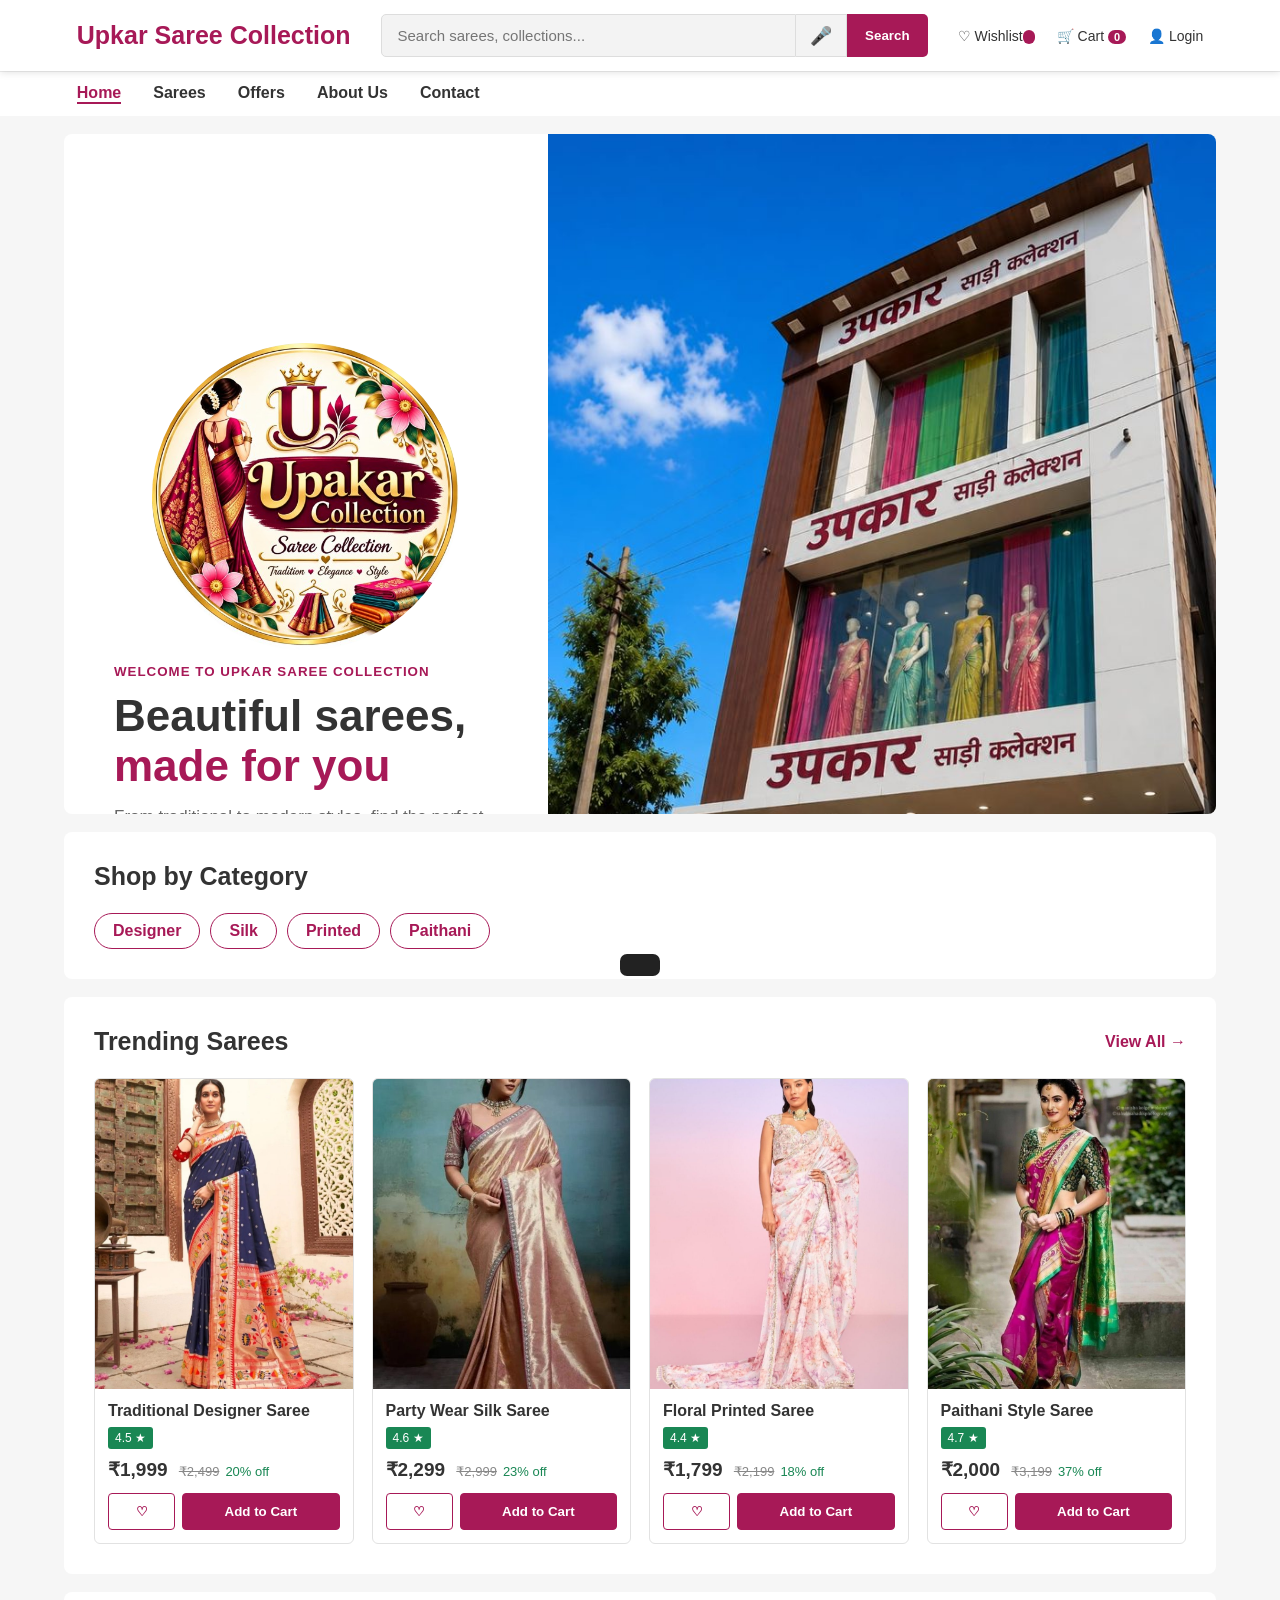
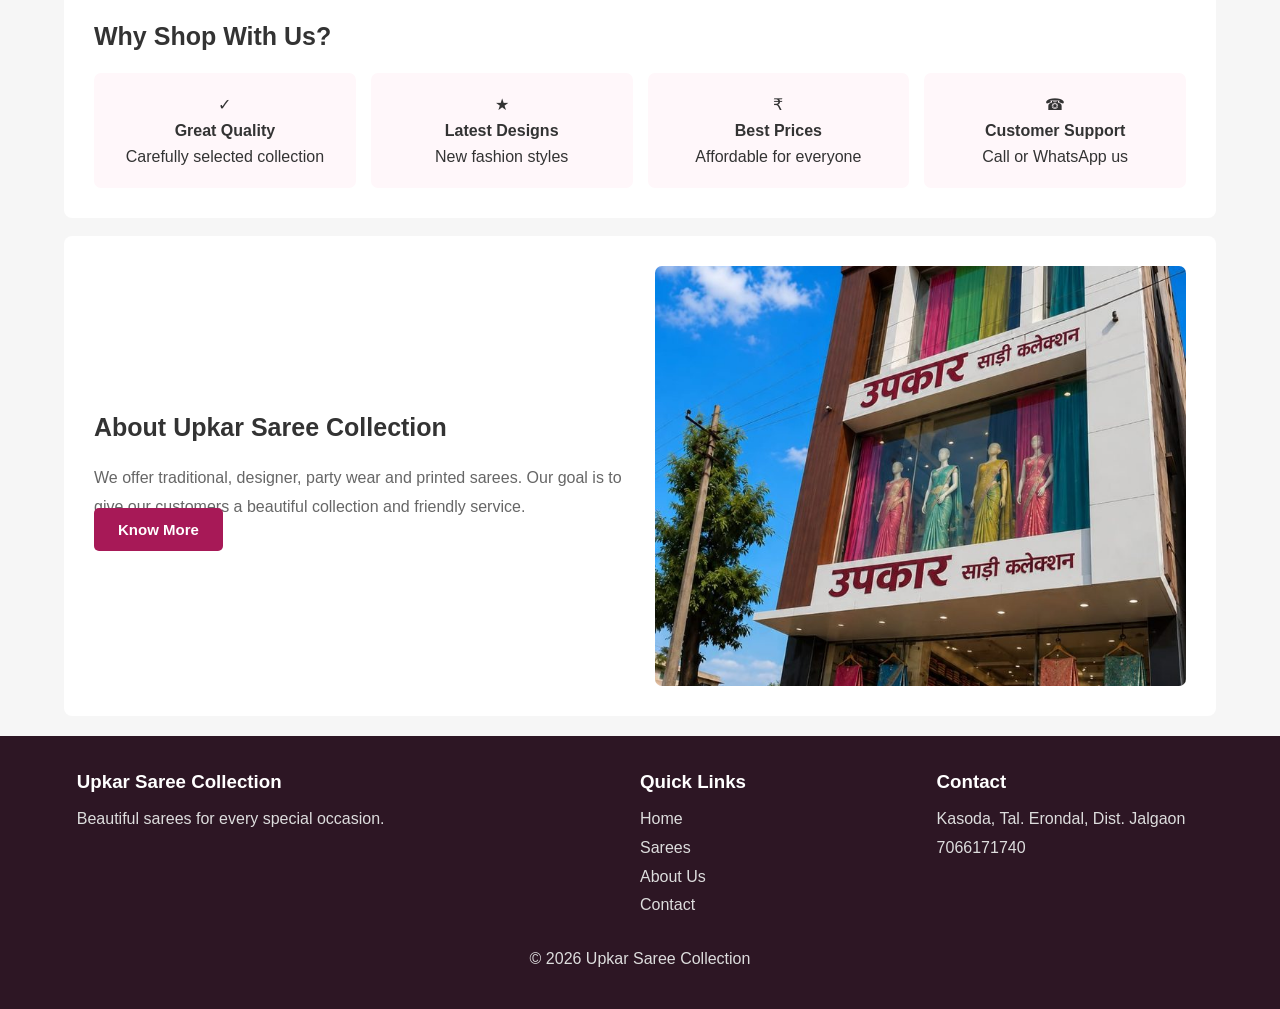
<file: index.html>
<!DOCTYPE html>
<html lang="en"><head><meta charset="UTF-8"><meta name="viewport" content="width=device-width, initial-scale=1.0">
<title>Upkar Saree Collection | Online Saree Store</title><link rel="stylesheet" href="style.css"></head>
<body data-page="home"><div id="header"></div><main id="app"></main><div id="footer"></div><div id="toast"></div><script src="app.js"></script></body></html>
</file>
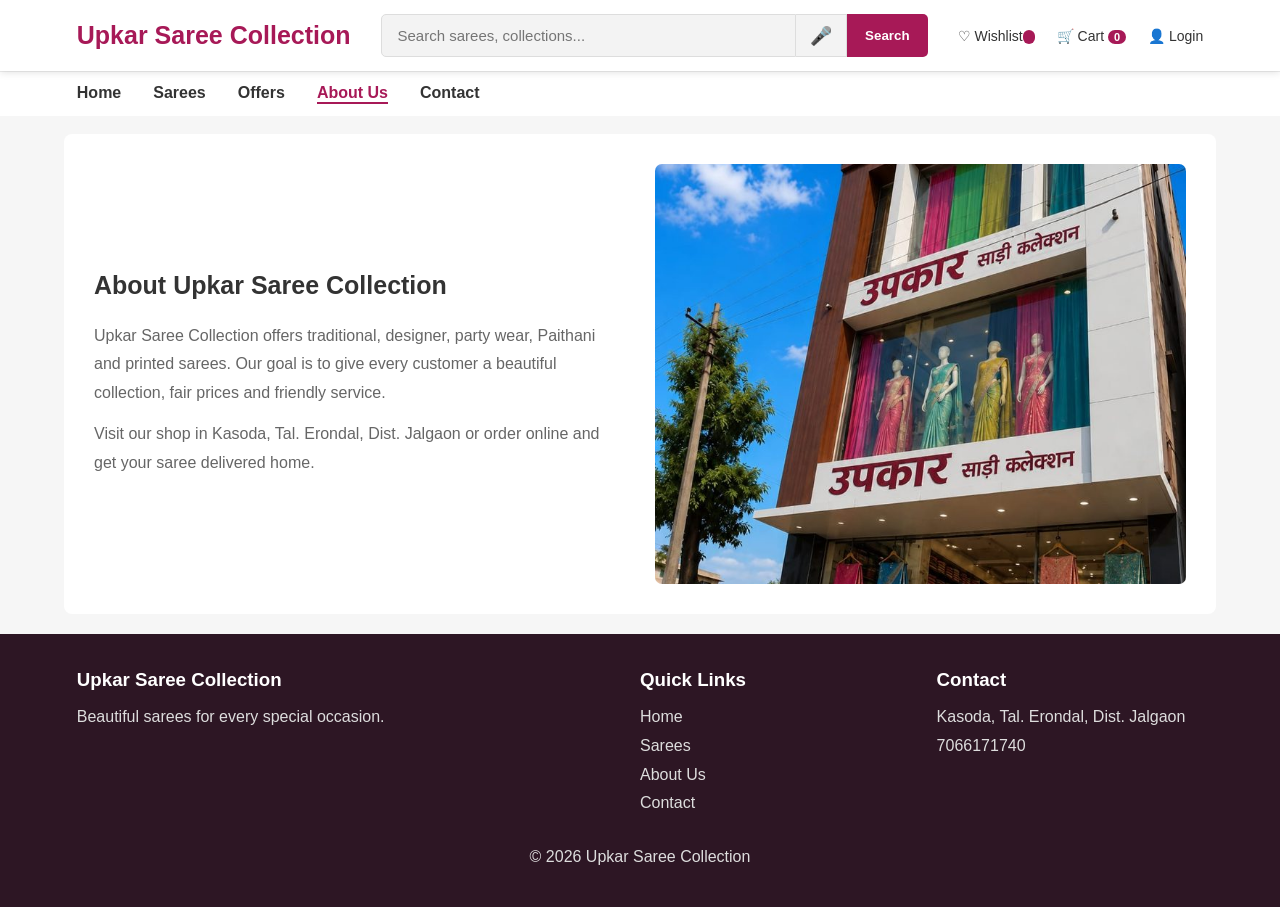
<file: about.html>
<!DOCTYPE html>
<html lang="en"><head><meta charset="UTF-8"><meta name="viewport" content="width=device-width, initial-scale=1.0">
<title>Upkar Saree Collection | Online Saree Store</title><link rel="stylesheet" href="style.css"></head>
<body data-page="about"><div id="header"></div><main id="app"></main><div id="footer"></div><div id="toast"></div><script src="app.js"></script></body></html>
</file>
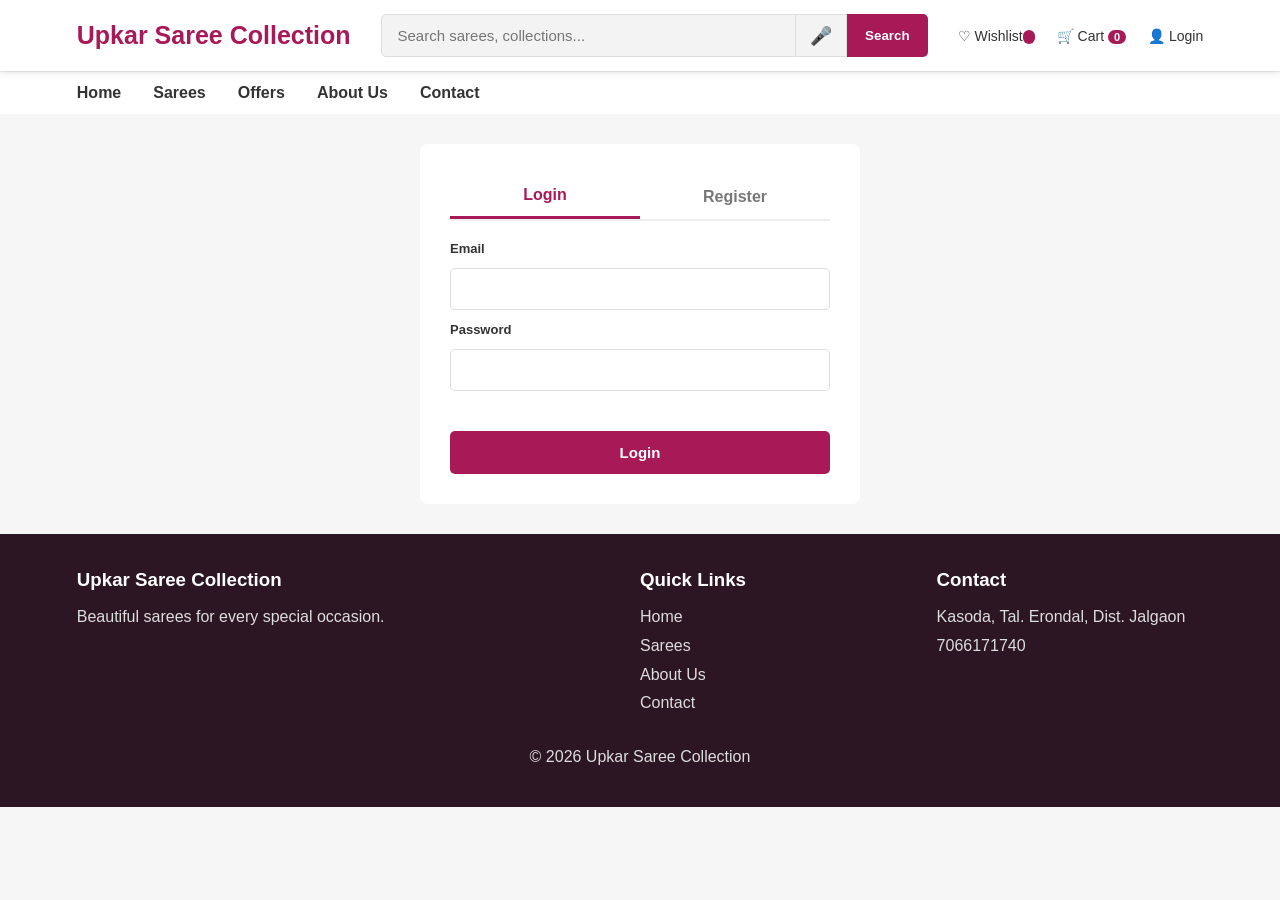
<file: account.html>
<!DOCTYPE html>
<html lang="en"><head><meta charset="UTF-8"><meta name="viewport" content="width=device-width, initial-scale=1.0">
<title>Upkar Saree Collection | Online Saree Store</title><link rel="stylesheet" href="style.css"></head>
<body data-page="account"><div id="header"></div><main id="app"></main><div id="footer"></div><div id="toast"></div><script src="app.js"></script></body></html>
</file>
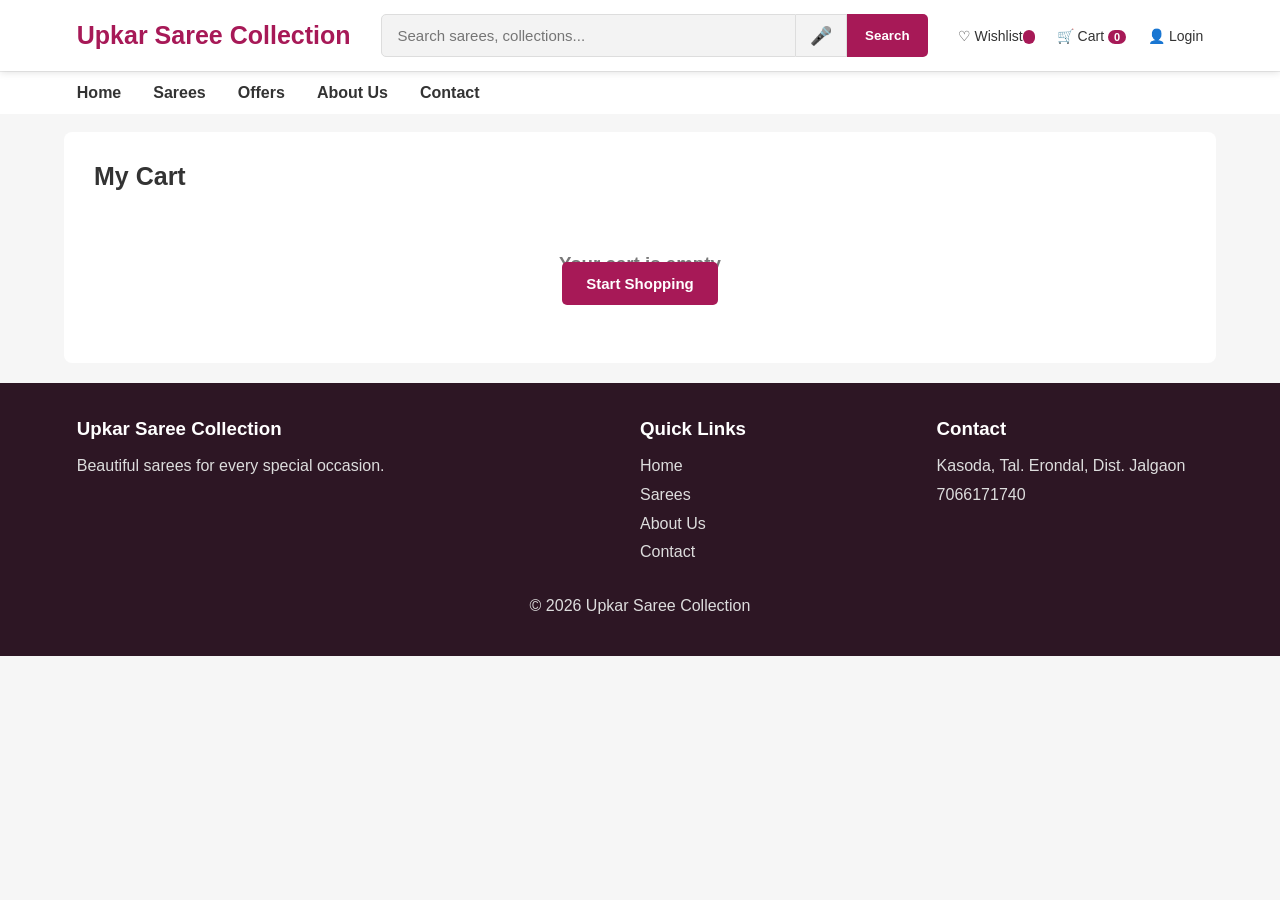
<file: cart.html>
<!DOCTYPE html>
<html lang="en"><head><meta charset="UTF-8"><meta name="viewport" content="width=device-width, initial-scale=1.0">
<title>Upkar Saree Collection | Online Saree Store</title><link rel="stylesheet" href="style.css"></head>
<body data-page="cart"><div id="header"></div><main id="app"></main><div id="footer"></div><div id="toast"></div><script src="app.js"></script></body></html>
</file>
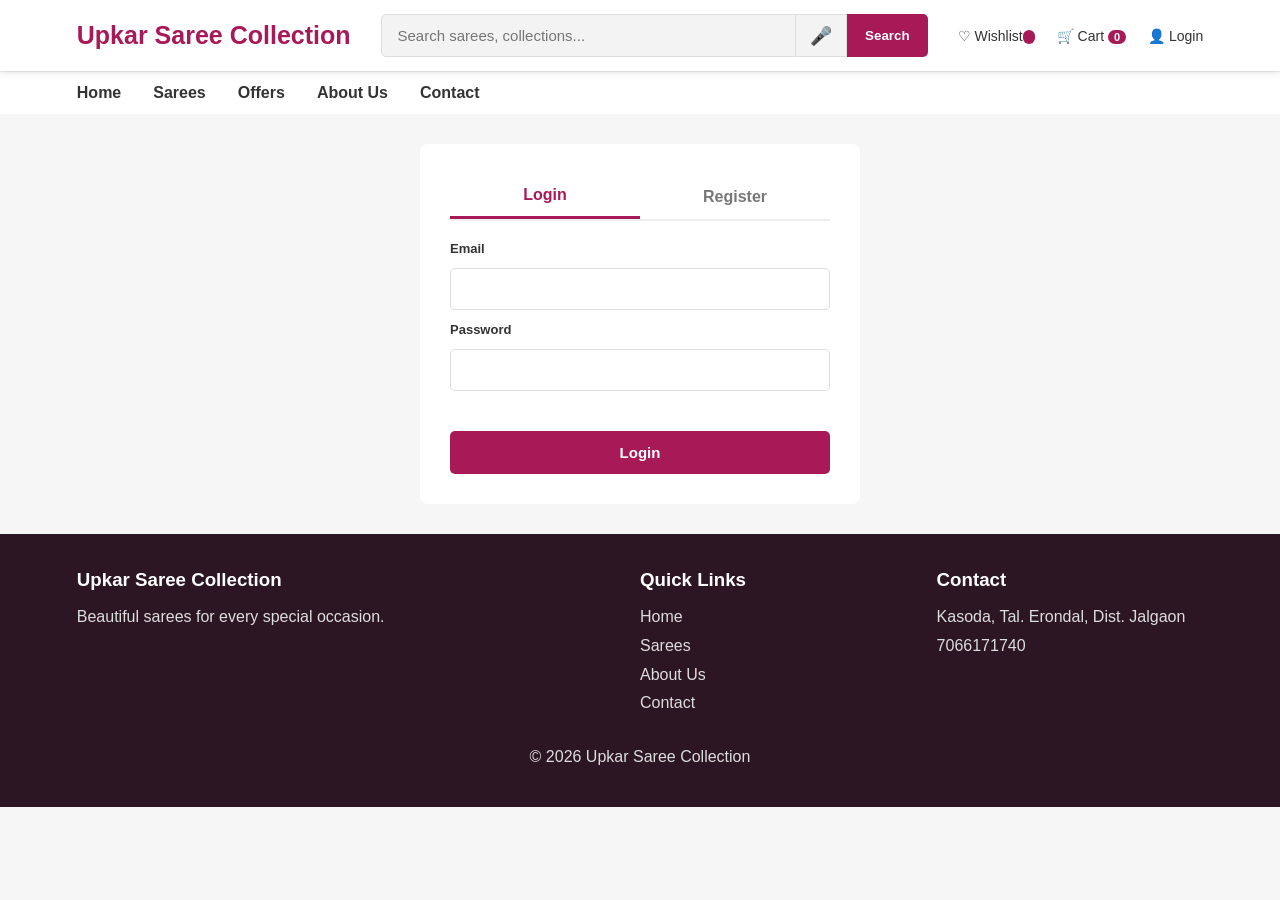
<file: checkout.html>
<!DOCTYPE html>
<html lang="en"><head><meta charset="UTF-8"><meta name="viewport" content="width=device-width, initial-scale=1.0">
<title>Upkar Saree Collection | Online Saree Store</title><link rel="stylesheet" href="style.css"></head>
<body data-page="checkout"><div id="header"></div><main id="app"></main><div id="footer"></div><div id="toast"></div><script src="app.js"></script></body></html>
</file>
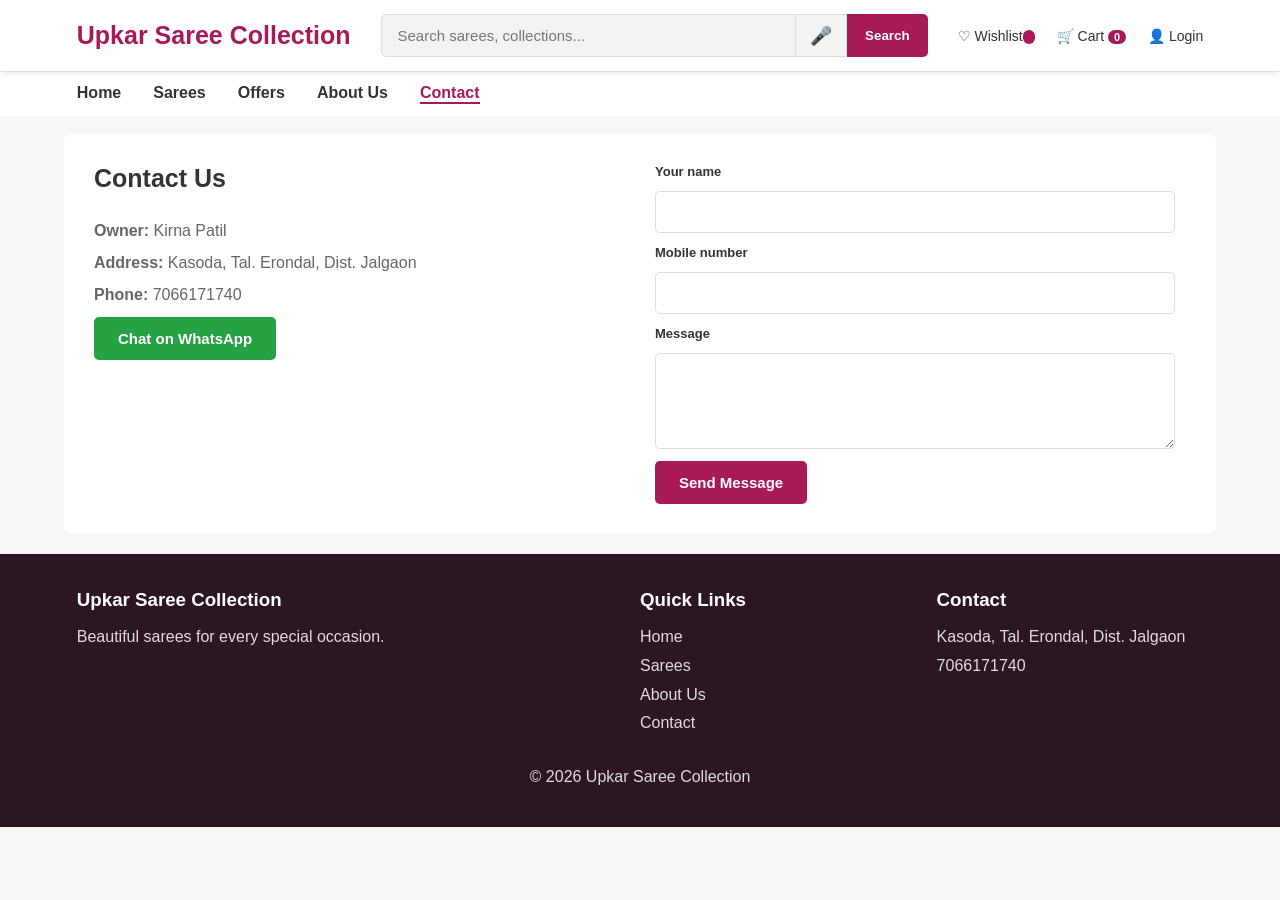
<file: contact.html>
<!DOCTYPE html>
<html lang="en"><head><meta charset="UTF-8"><meta name="viewport" content="width=device-width, initial-scale=1.0">
<title>Upkar Saree Collection | Online Saree Store</title><link rel="stylesheet" href="style.css"></head>
<body data-page="contact"><div id="header"></div><main id="app"></main><div id="footer"></div><div id="toast"></div><script src="app.js"></script></body></html>
</file>
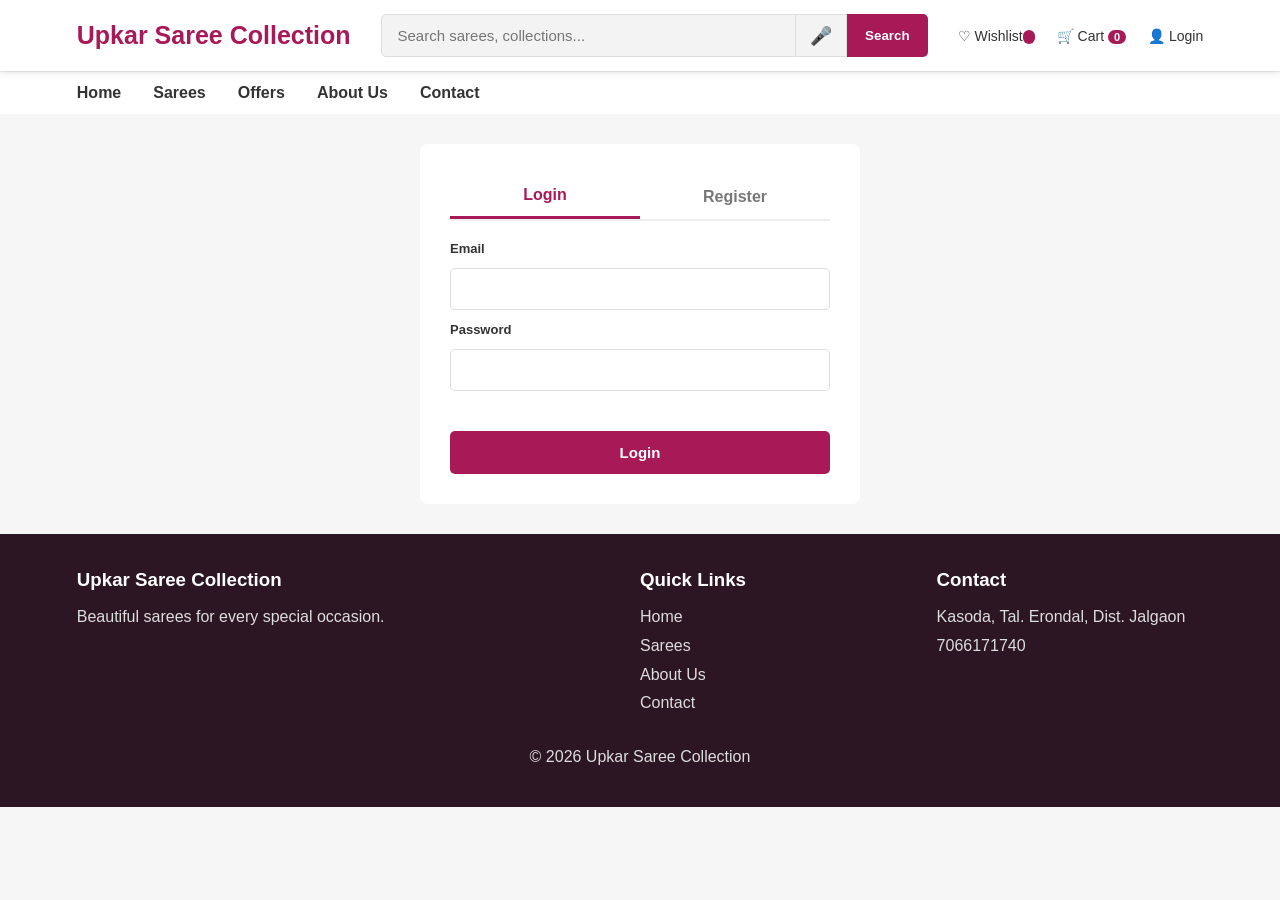
<file: login.html>
<!DOCTYPE html>
<html lang="en"><head><meta charset="UTF-8"><meta name="viewport" content="width=device-width, initial-scale=1.0">
<title>Upkar Saree Collection | Online Saree Store</title><link rel="stylesheet" href="style.css"></head>
<body data-page="login"><div id="header"></div><main id="app"></main><div id="footer"></div><div id="toast"></div><script src="app.js"></script></body></html>
</file>
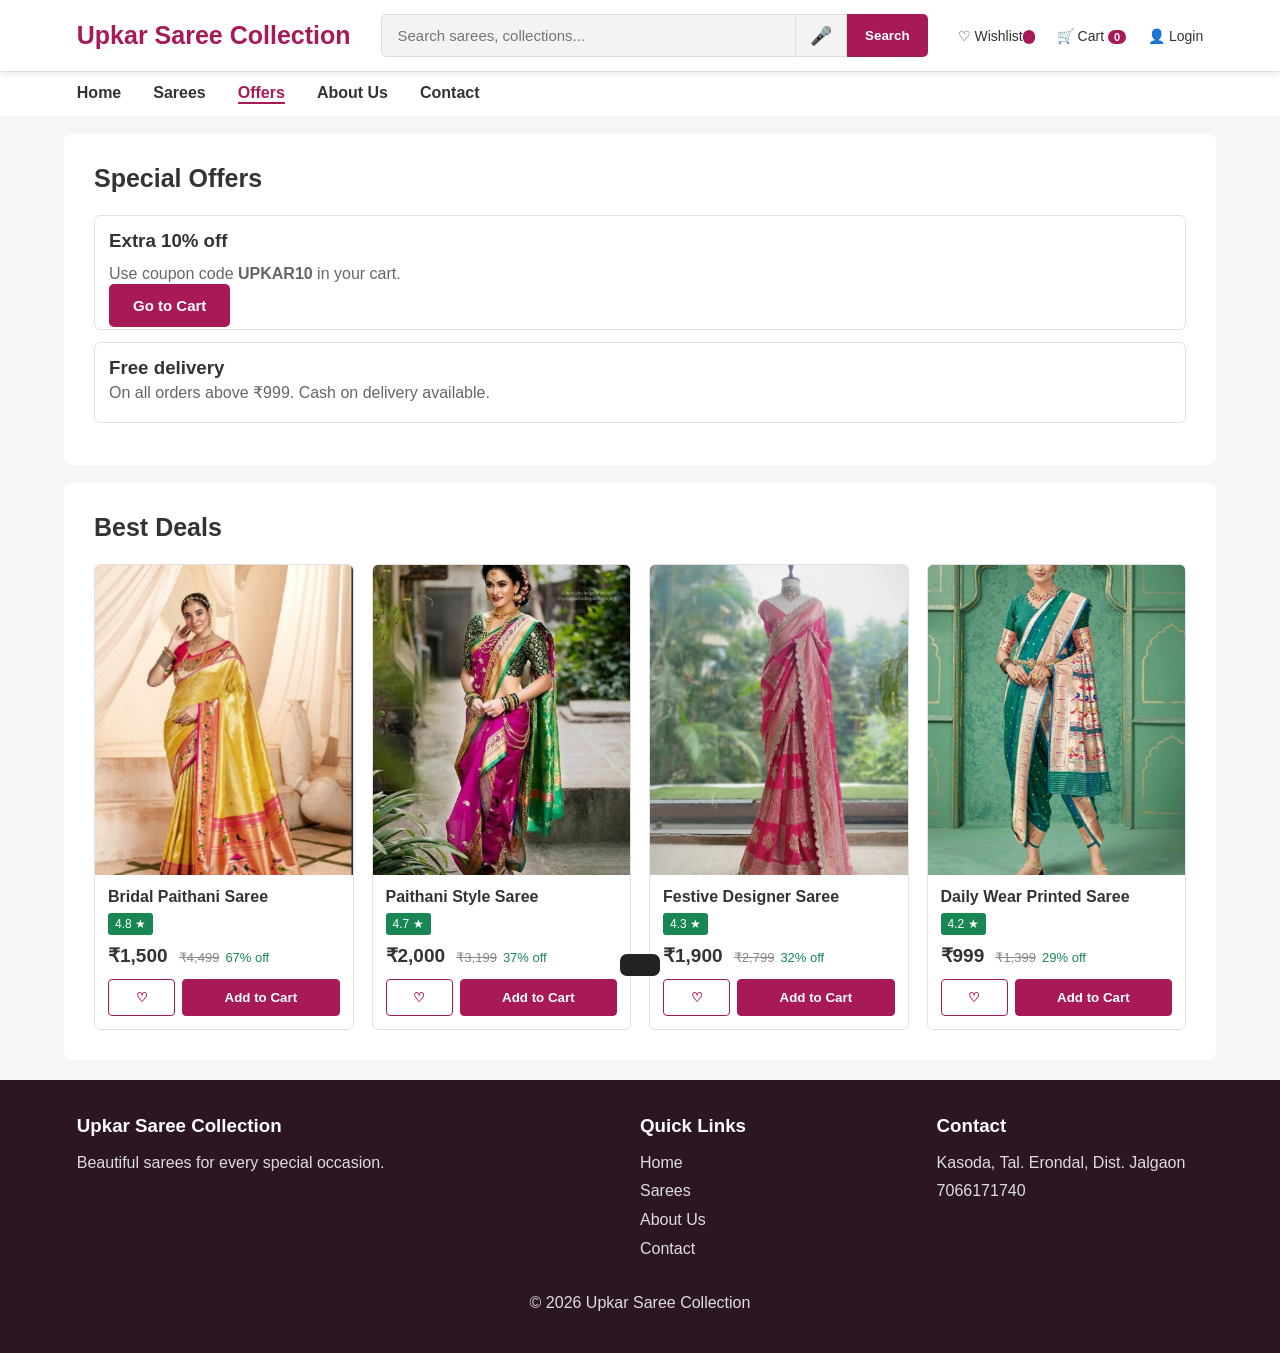
<file: offers.html>
<!DOCTYPE html>
<html lang="en"><head><meta charset="UTF-8"><meta name="viewport" content="width=device-width, initial-scale=1.0">
<title>Upkar Saree Collection | Online Saree Store</title><link rel="stylesheet" href="style.css"></head>
<body data-page="offers"><div id="header"></div><main id="app"></main><div id="footer"></div><div id="toast"></div><script src="app.js"></script></body></html>
</file>
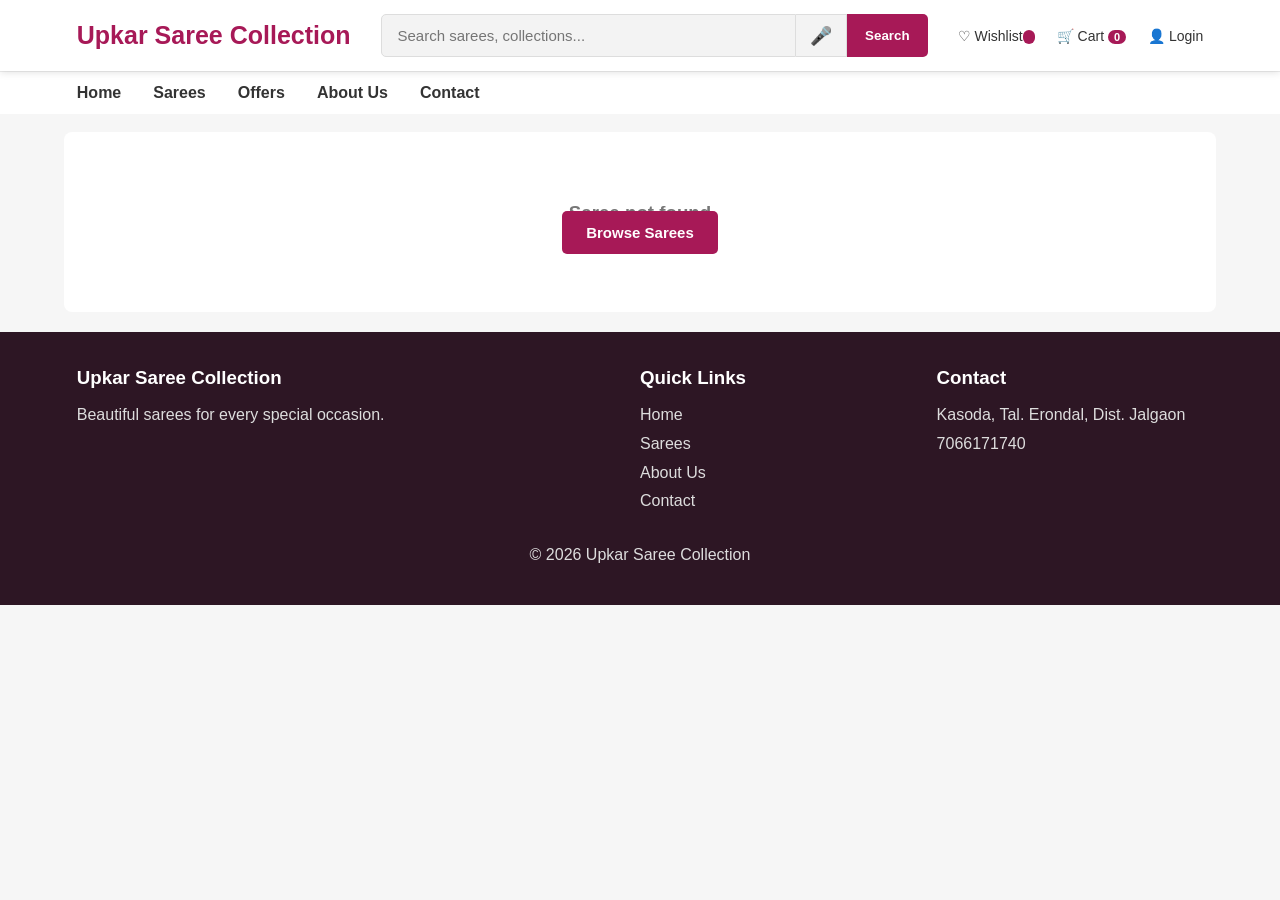
<file: product.html>
<!DOCTYPE html>
<html lang="en"><head><meta charset="UTF-8"><meta name="viewport" content="width=device-width, initial-scale=1.0">
<title>Upkar Saree Collection | Online Saree Store</title><link rel="stylesheet" href="style.css"></head>
<body data-page="product"><div id="header"></div><main id="app"></main><div id="footer"></div><div id="toast"></div><script src="app.js"></script></body></html>
</file>
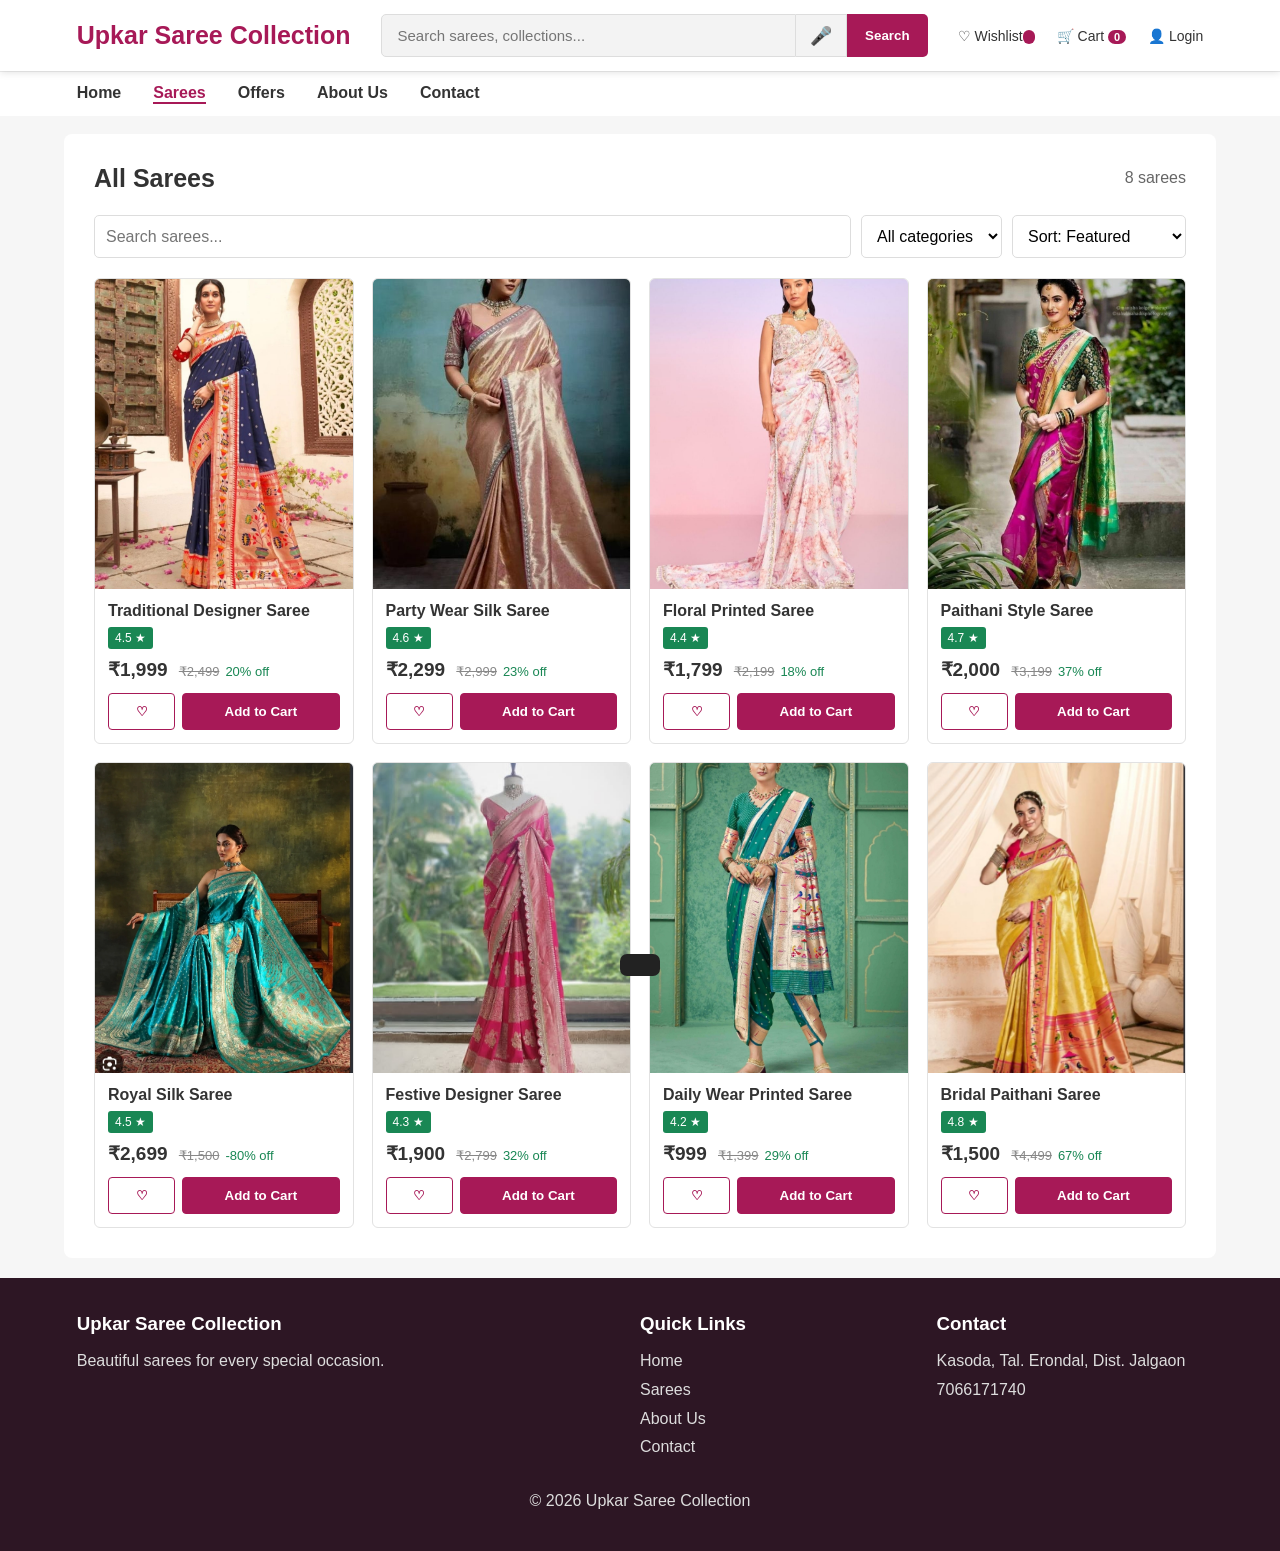
<file: shop.html>
<!DOCTYPE html>
<html lang="en"><head><meta charset="UTF-8"><meta name="viewport" content="width=device-width, initial-scale=1.0">
<title>Upkar Saree Collection | Online Saree Store</title><link rel="stylesheet" href="style.css"></head>
<body data-page="shop"><div id="header"></div><main id="app"></main><div id="footer"></div><div id="toast"></div><script src="app.js"></script></body></html>
</file>
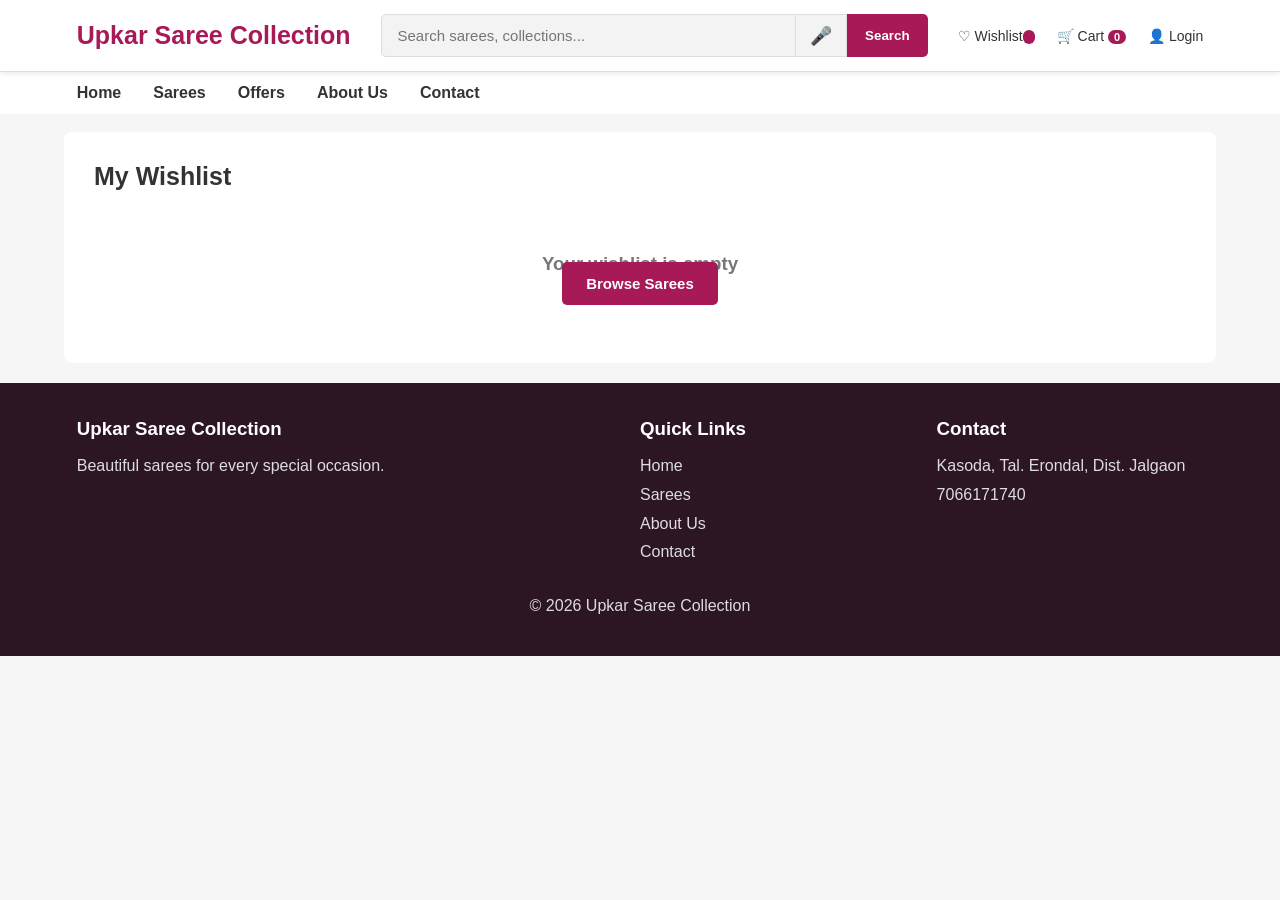
<file: wishlist.html>
<!DOCTYPE html>
<html lang="en"><head><meta charset="UTF-8"><meta name="viewport" content="width=device-width, initial-scale=1.0">
<title>Upkar Saree Collection | Online Saree Store</title><link rel="stylesheet" href="style.css"></head>
<body data-page="wishlist"><div id="header"></div><main id="app"></main><div id="footer"></div><div id="toast"></div><script src="app.js"></script></body></html>
</file>
<file: style.css>
*{box-sizing:border-box;margin:0;padding:0}
:root{--p:#a71957;--g:#198754}
body{font-family:Arial,Helvetica,sans-serif;background:#f6f6f6;color:#333}
a{color:inherit;text-decoration:none}
.top{background:#fff;padding:14px 6%;display:flex;align-items:center;gap:30px;position:sticky;top:0;z-index:20;box-shadow:0 1px 8px #0002}
.logo{font-size:25px;font-weight:800;color:var(--p);white-space:nowrap}
.sform{flex:1;max-width:600px;display:flex}
.sform input{flex:1;background:#f3f3f3;border:1px solid #ddd;border-radius:5px 0 0 5px;padding:12px 16px;font-size:15px;min-width:0}
.sform button{background:var(--p);color:#fff;border:0;padding:0 18px;border-radius:0 5px 5px 0;cursor:pointer;font-weight:700}
.icons{display:flex;gap:22px;font-size:14px;white-space:nowrap}
.icons b{background:var(--p);color:#fff;border-radius:10px;padding:1px 6px;font-size:11px}
.nav{background:#fff;border-top:1px solid #eee;padding:12px 6%;display:flex;gap:32px;overflow:auto}
.nav a{font-weight:600;white-space:nowrap}.nav a.on{color:var(--p);border-bottom:2px solid var(--p)}
.hero{margin:18px 5%;background:#fff;border-radius:8px;display:grid;grid-template-columns:42% 58%;overflow:hidden}
.heroText{padding:20px 50px;display:flex;flex-direction:column;justify-content:center}
.heroText small{color:var(--p);font-weight:700;letter-spacing:1px}
.heroText h1{font-size:44px;margin:12px 0}.heroText h1 span{color:var(--p)}
.heroText p{font-size:17px;color:#666;line-height:1.7}
.btn{margin-top:25px;background:var(--p);color:#fff;padding:13px 24px;border-radius:5px;width:max-content;font-weight:700;border:0;cursor:pointer;font-size:15px}
.btn.alt{background:#fff;color:var(--p);border:1px solid var(--p)}.btn.wa{background:#25a244}
.hero>img{width:100%;height:100%;object-fit:cover;object-position:top}
.hero{height:680px}
.hlogo{width:320px;max-width:80%;height:auto;aspect-ratio:1;object-fit:contain;align-self:center;margin-bottom:14px;border-radius:50%}
.sform .mic{border-radius:0;background:#f3f3f3;color:var(--p);font-size:18px;border:1px solid #ddd;border-left:0;padding:0 14px}
.sform .mic.rec{background:#ffd9e6;animation:pu 1s infinite}@keyframes pu{50%{opacity:.5}}
.section{margin:18px 5%;background:#fff;padding:30px;border-radius:8px}
.title{display:flex;justify-content:space-between;align-items:center;margin-bottom:22px;flex-wrap:wrap;gap:8px}
.title h2{font-size:25px}.view{color:var(--p);font-weight:bold}
.grid{display:grid;grid-template-columns:repeat(4,1fr);gap:18px}
.card{border:1px solid #e2e2e2;border-radius:6px;overflow:hidden;background:#fff;transition:.2s}
.card:hover{box-shadow:0 5px 18px #0002;transform:translateY(-2px)}
.card img{width:100%;height:310px;object-fit:cover;display:block}
.info{padding:13px}.info h3{font-size:16px;margin-bottom:7px}
.rating{display:inline-block;background:var(--g);color:#fff;padding:4px 7px;border-radius:3px;font-size:12px}
.price{font-size:19px;font-weight:700;margin-top:9px}
.old{color:#888;text-decoration:line-through;font-size:13px;margin-left:6px;font-weight:400}
.off{color:var(--g);font-size:13px;margin-left:6px;font-weight:400}
.actions{display:flex;gap:7px;margin-top:12px}
.actions button{flex:1;padding:10px;border-radius:4px;border:1px solid var(--p);background:#fff;color:var(--p);font-weight:700;cursor:pointer}
.actions button.buy{background:var(--p);color:#fff;flex:3}.actions button.on{background:#ffe3ee}
.benefits{display:grid;grid-template-columns:repeat(4,1fr);gap:15px}
.benefit{background:#fff7fa;padding:22px;border-radius:7px;text-align:center}.benefit b{display:block;margin:8px 0}
.two{display:grid;grid-template-columns:1fr 1fr;gap:30px;align-items:center}
.two img{width:100%;max-height:420px;object-fit:cover;border-radius:7px}
.two p,.muted{line-height:1.8;color:#666}
.chips{display:flex;gap:10px;flex-wrap:wrap}.chip{border:1px solid var(--p);color:var(--p);padding:8px 18px;border-radius:20px;font-weight:600;background:#fff;cursor:pointer}
.chip.on,.chip:hover{background:var(--p);color:#fff}
.bar{display:flex;gap:10px;flex-wrap:wrap;margin-bottom:20px}
.bar input,.bar select,.f input,.f textarea,.f select{padding:11px;border:1px solid #ddd;border-radius:5px;font:inherit;background:#fff}
.bar input{flex:1;min-width:180px}
.f{display:flex;flex-direction:column;gap:12px;max-width:520px}.f label{font-size:13px;font-weight:700}
.tabs{display:flex;margin-bottom:20px;border-bottom:2px solid #eee}
.tabs button{flex:1;padding:12px;border:0;background:none;font-weight:700;font-size:16px;cursor:pointer;color:#777}
.tabs button.on{color:var(--p);border-bottom:3px solid var(--p)}
.auth{max-width:440px;margin:30px auto}
.row{display:flex;gap:16px;align-items:center;padding:14px 0;border-bottom:1px solid #eee}
.row img{width:80px;height:100px;object-fit:cover;border-radius:5px}.row .d{flex:1}
.q{display:inline-flex;align-items:center;border:1px solid #ddd;border-radius:4px}
.q button{width:30px;height:30px;border:0;background:#fff;font-size:16px;cursor:pointer}.q span{min-width:30px;text-align:center}
.rm{color:#c00;background:none;border:0;cursor:pointer;font-size:13px;margin-top:6px}
.cols{display:grid;grid-template-columns:2fr 1fr;gap:20px;align-items:start}
.sum div{display:flex;justify-content:space-between;padding:7px 0}.sum .t{font-weight:800;font-size:19px;border-top:1px solid #eee;margin-top:6px;padding-top:12px}
.pd{display:grid;grid-template-columns:1fr 1fr;gap:36px}.pd img{width:100%;max-height:600px;object-fit:cover;border-radius:8px}
.pd h1{font-size:28px;margin-bottom:10px}.pd .price{font-size:30px}
.order{border:1px solid #e2e2e2;border-radius:6px;padding:14px;margin-bottom:12px}
.tag{background:#e8f6ee;color:var(--g);padding:3px 9px;border-radius:12px;font-size:12px;font-weight:700}
.empty{text-align:center;padding:40px 10px;color:#777}.empty .btn{margin:18px auto 0}
.msg{color:#c00;font-size:13px;min-height:16px}
#toast{position:fixed;bottom:24px;left:50%;transform:translateX(-50%) translateY(100px);background:#222;color:#fff;padding:11px 20px;border-radius:7px;transition:.3s;z-index:50}
#toast.show{transform:translateX(-50%)}
footer{background:#2d1624;color:#fff;padding:35px 6%;margin-top:20px}
.fg{display:grid;grid-template-columns:2fr 1fr 1fr;gap:30px}footer h3{margin-bottom:12px}
footer p,footer li{color:#ddd;line-height:1.8}footer ul{list-style:none}
@media(max-width:900px){.grid,.benefits{grid-template-columns:repeat(2,1fr)}.hero,.two,.pd,.cols{grid-template-columns:1fr}.hero{height:auto}.hero>img{height:350px}}
@media(max-width:600px){.top{gap:10px;flex-wrap:wrap}.sform{order:3;flex-basis:100%;max-width:none}.icons{gap:10px}.heroText{padding:35px 25px}.heroText h1{font-size:32px}.section{margin:12px 3%;padding:18px}.grid{gap:10px}.card img{height:230px}.fg{grid-template-columns:1fr}.actions button{padding:9px 4px;font-size:13px}.nav{gap:20px}}
</file>
